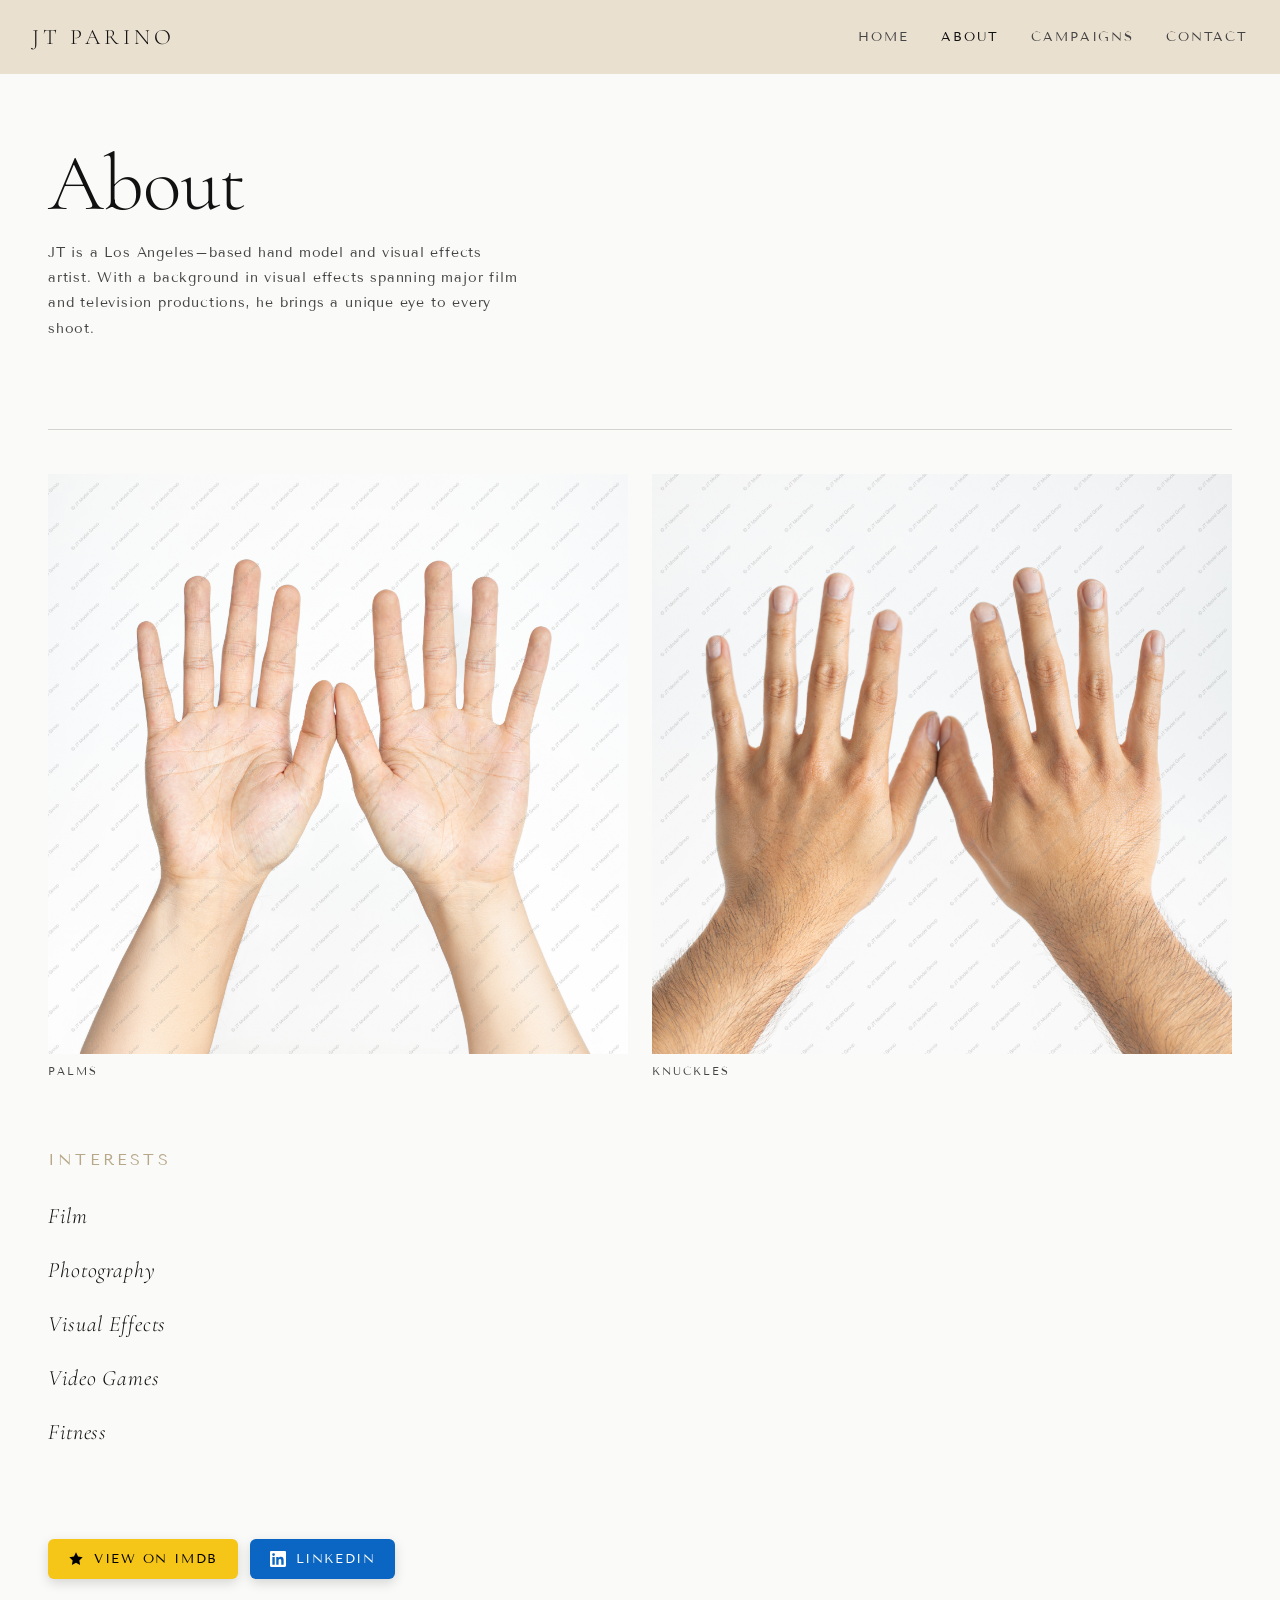
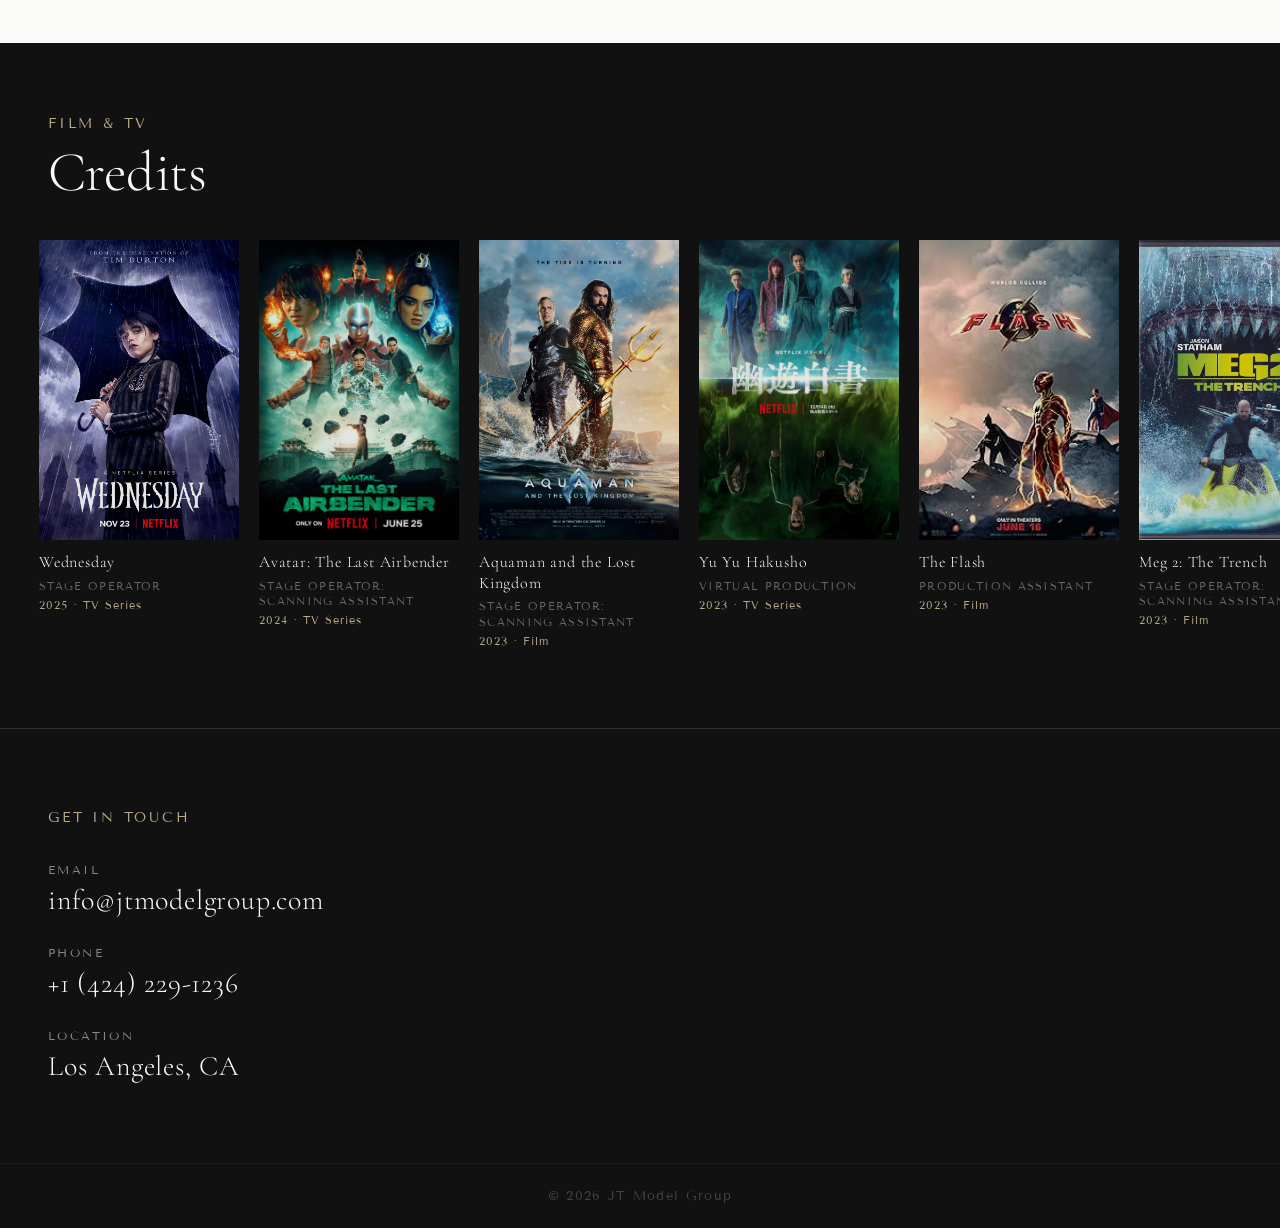
<file: about.html>
<!doctype html>
<html lang="en">
  <head>
    <meta charset="UTF-8" />
    <meta name="viewport" content="width=device-width, initial-scale=1.0" />
    <title>About — JT Parino</title>
    <link rel="icon" type="image/png" href="favicon.png" />
    <link
      href="https://fonts.googleapis.com/css2?family=Cormorant+Garamond:ital,wght@0,300;0,400;1,300&family=Tenor+Sans&display=swap"
      rel="stylesheet"
    />
    <link rel="stylesheet" href="styles.css" />
  </head>
  <body>
    <nav>
      <a href="index.html" class="logo">JT Parino</a>
      <div class="nav-links">
        <a href="index.html" class="nav-link">Home</a>
        <a href="about.html" class="nav-link active">About</a>
        <a href="campaigns.html" class="nav-link">campaigns</a>
        <a href="#contact" class="nav-link">Contact</a>
      </div>
      <button class="hamburger" id="hamburger" aria-label="Menu">
        <span></span><span></span><span></span>
      </button>
    </nav>

    <div class="mobile-menu" id="mobile-menu">
      <a href="index.html">Home</a>
      <a href="about.html">About</a>
      <a href="campaigns.html">campaigns</a>
      <a href="#contact">Contact</a>
    </div>

    <div class="page-content">
      <div class="page-header">
        <h1 class="page-title">About</h1>
        <p class="page-subtitle">
          JT is a Los Angeles–based hand model and visual effects artist. With a
          background in visual effects spanning major film and television
          productions, he brings a unique eye to every shoot.
        </p>
      </div>
      <div class="divider"></div>

      <div class="hands-grid">
        <div>
          <img
            src="photos/both_hands_front.jpg"
            alt="JT Parino — hands front"
          />
          <p class="hand-label">Palms</p>
        </div>
        <div>
          <img src="photos/both_hands_back.jpg" alt="JT Parino — hands back" />
          <p class="hand-label">Knuckles</p>
        </div>
      </div>

      <div class="interests-section">
        <p class="section-label interests-label">Interests</p>
        <div class="interests-list">
          <span class="interest-tag">Film</span>
          <span class="interest-tag">Photography</span>
          <span class="interest-tag">Visual Effects</span>
          <span class="interest-tag">Video Games</span>
          <span class="interest-tag">Fitness</span>
        </div>
      </div>
    </div>

    <div class="profile-links">
      <a class="imdb-btn" id="imdb-btn" href="#" target="_blank" rel="noopener">
        <svg class="btn-icon" viewBox="0 0 24 24" fill="currentColor" aria-hidden="true">
          <path d="M12 2l3.09 6.26L22 9.27l-5 4.87 1.18 6.88L12 17.77l-6.18 3.25L7 14.14 2 9.27l6.91-1.01L12 2z"/>
        </svg>
        <span>View on IMDb</span>
      </a>
      <a class="linkedin-btn" id="linkedin-btn" href="#" target="_blank" rel="noopener">
        <svg class="btn-icon" viewBox="0 0 24 24" fill="currentColor" aria-hidden="true">
          <path d="M20.45 20.45h-3.554v-5.569c0-1.328-.027-3.037-1.852-3.037-1.853 0-2.136 1.445-2.136 2.939v5.667H9.354V9h3.414v1.561h.046c.477-.9 1.637-1.85 3.37-1.85 3.601 0 4.267 2.37 4.267 5.455v6.284zM5.337 7.433a2.062 2.062 0 01-2.063-2.065 2.064 2.064 0 112.063 2.065zm1.782 13.019H3.555V9h3.564v11.452zM22.225 0H1.771C.792 0 0 .774 0 1.729v20.542C0 23.227.792 24 1.771 24h20.451C23.2 24 24 23.227 24 22.271V1.729C24 .774 23.2 0 22.222 0h.003z"/>
        </svg>
        <span>LinkedIn</span>
      </a>
    </div>

    <section class="credits-section" id="credits">
      <div class="credits-header">
        <p class="credits-label">Film & TV</p>
        <h2 class="credits-heading">Credits</h2>
      </div>
      <div class="credits-track-wrap" id="credits-wrap">
        <div class="credits-track" id="credits-track"></div>
      </div>
    </section>

    <div class="contact" id="contact">
      <div>
        <p class="contact-label">Get in Touch</p>
        <div class="contact-list">
          <div class="contact-row">
            <div class="contact-row-label">Email</div>
            <a href="mailto:info@jtmodelgroup.com" class="contact-row-value">info@jtmodelgroup.com</a>
          </div>
          <div class="contact-row">
            <div class="contact-row-label">Phone</div>
            <a href="tel:+14242291236" class="contact-row-value">+1 (424) 229-1236</a>
          </div>
          <div class="contact-row">
            <div class="contact-row-label">Location</div>
            <span class="contact-row-value">Los Angeles, CA</span>
          </div>
        </div>
      </div>
    </div>

    <footer>© 2026 JT Model Group</footer>

    <script>
      fetch("data.json")
        .then((r) => r.json())
        .then((data) => {
          document.getElementById("imdb-btn").href = data.imdb;
          document.getElementById("linkedin-btn").href = data.linkedin;
        });

      const CREDITS = [
        {
          title: "Wednesday",
          year: 2025,
          type: "TV Series",
          role: "Stage operator",
          img: "credits/wednesday.jpg",
        },
        {
          title: "Avatar: The Last Airbender",
          year: 2024,
          type: "TV Series",
          role: "Stage operator: scanning assistant",
          img: "credits/airbender.jpg",
        },
        {
          title: "Aquaman and the Lost Kingdom",
          year: 2023,
          type: "Film",
          role: "Stage operator: scanning assistant",
          img: "credits/aquaman.jpg",
        },
        {
          title: "Yu Yu Hakusho",
          year: 2023,
          type: "TV Series",
          role: "Virtual production",
          img: "credits/yuyuhakusho.jpg",
        },
        {
          title: "The Flash",
          year: 2023,
          type: "Film",
          role: "Production assistant",
          img: "credits/flash.jpg",
        },
        {
          title: "Meg 2: The Trench",
          year: 2023,
          type: "Film",
          role: "Stage operator: scanning assistant",
          img: "credits/meg2.jpg",
        },
        {
          title: "Black Adam",
          year: 2022,
          type: "Film",
          role: "Digital artist",
          img: "credits/blackadam.jpg",
        },
        {
          title: "The Gray Man",
          year: 2022,
          type: "Film",
          role: "Production assistant",
          img: "credits/grayman.jpg",
        },
      ];

      function buildCard(credit) {
        const card = document.createElement("div");
        card.className = "credit-card";
        card.innerHTML = `
        <img class="credit-poster" src="${credit.img}" alt="${credit.title}" draggable="false">
        <div class="credit-info">
          <div class="credit-title">${credit.title}</div>
          <div class="credit-role">${credit.role}</div>
          <div class="credit-meta">${credit.year} · ${credit.type}</div>
        </div>
      `;
        return card;
      }

      const track = document.getElementById("credits-track");
      const wrap = document.getElementById("credits-wrap");

      CREDITS.forEach((c) => track.appendChild(buildCard(c)));
      CREDITS.forEach((c) => track.appendChild(buildCard(c)));

      let pos = 0;
      let paused = false;
      const SPEED = 0.6;

      function getSetWidth() {
        const cards = track.querySelectorAll(".credit-card");
        const half = cards.length / 2;
        const gap = parseInt(getComputedStyle(track).gap) || 16;
        return cards[0].offsetWidth * half + gap * (half - 1) + gap;
      }

      function animate() {
        if (!paused) {
          pos += SPEED;
          const setWidth = getSetWidth();
          if (pos >= setWidth) pos -= setWidth;
          track.style.transform = `translateX(-${pos}px)`;
        }
        requestAnimationFrame(animate);
      }

      wrap.addEventListener("mouseenter", () => { paused = true; });
      wrap.addEventListener("mouseleave", () => { paused = false; });

      let touchStartX = 0;
      let touchStartY = 0;
      let touchStartPos = 0;
      let isTouching = false;
      let swipeLocked = false;

      wrap.addEventListener("touchstart", (e) => {
        isTouching = true;
        swipeLocked = false;
        paused = true;
        touchStartX = e.touches[0].clientX;
        touchStartY = e.touches[0].clientY;
        touchStartPos = pos;
      }, { passive: true });

      wrap.addEventListener("touchmove", (e) => {
        if (!isTouching) return;
        const dx = Math.abs(e.touches[0].clientX - touchStartX);
        const dy = Math.abs(e.touches[0].clientY - touchStartY);
        if (!swipeLocked && dx > dy && dx > 8) swipeLocked = true;
        if (swipeLocked) {
          e.preventDefault();
          const delta = touchStartX - e.touches[0].clientX;
          const setWidth = getSetWidth();
          pos = ((touchStartPos + delta) % setWidth + setWidth) % setWidth;
          track.style.transform = `translateX(-${pos}px)`;
        }
      }, { passive: false });

      wrap.addEventListener("touchend", () => {
        isTouching = false;
        paused = false;
      });

      requestAnimationFrame(animate);

      // Hamburger
      const hamburger = document.getElementById("hamburger");
      const mobileMenu = document.getElementById("mobile-menu");

      function closeMenu() {
        hamburger.classList.remove("open");
        mobileMenu.classList.remove("open");
      }

      hamburger.addEventListener("click", (e) => {
        e.stopPropagation();
        hamburger.classList.toggle("open");
        mobileMenu.classList.toggle("open");
      });

      document.addEventListener("click", (e) => {
        if (!mobileMenu.contains(e.target) && !hamburger.contains(e.target)) {
          closeMenu();
        }
      });

      document.querySelectorAll(".mobile-menu a").forEach((a) => {
        a.addEventListener("click", closeMenu);
      });
    </script>
  </body>
</html>
</file>
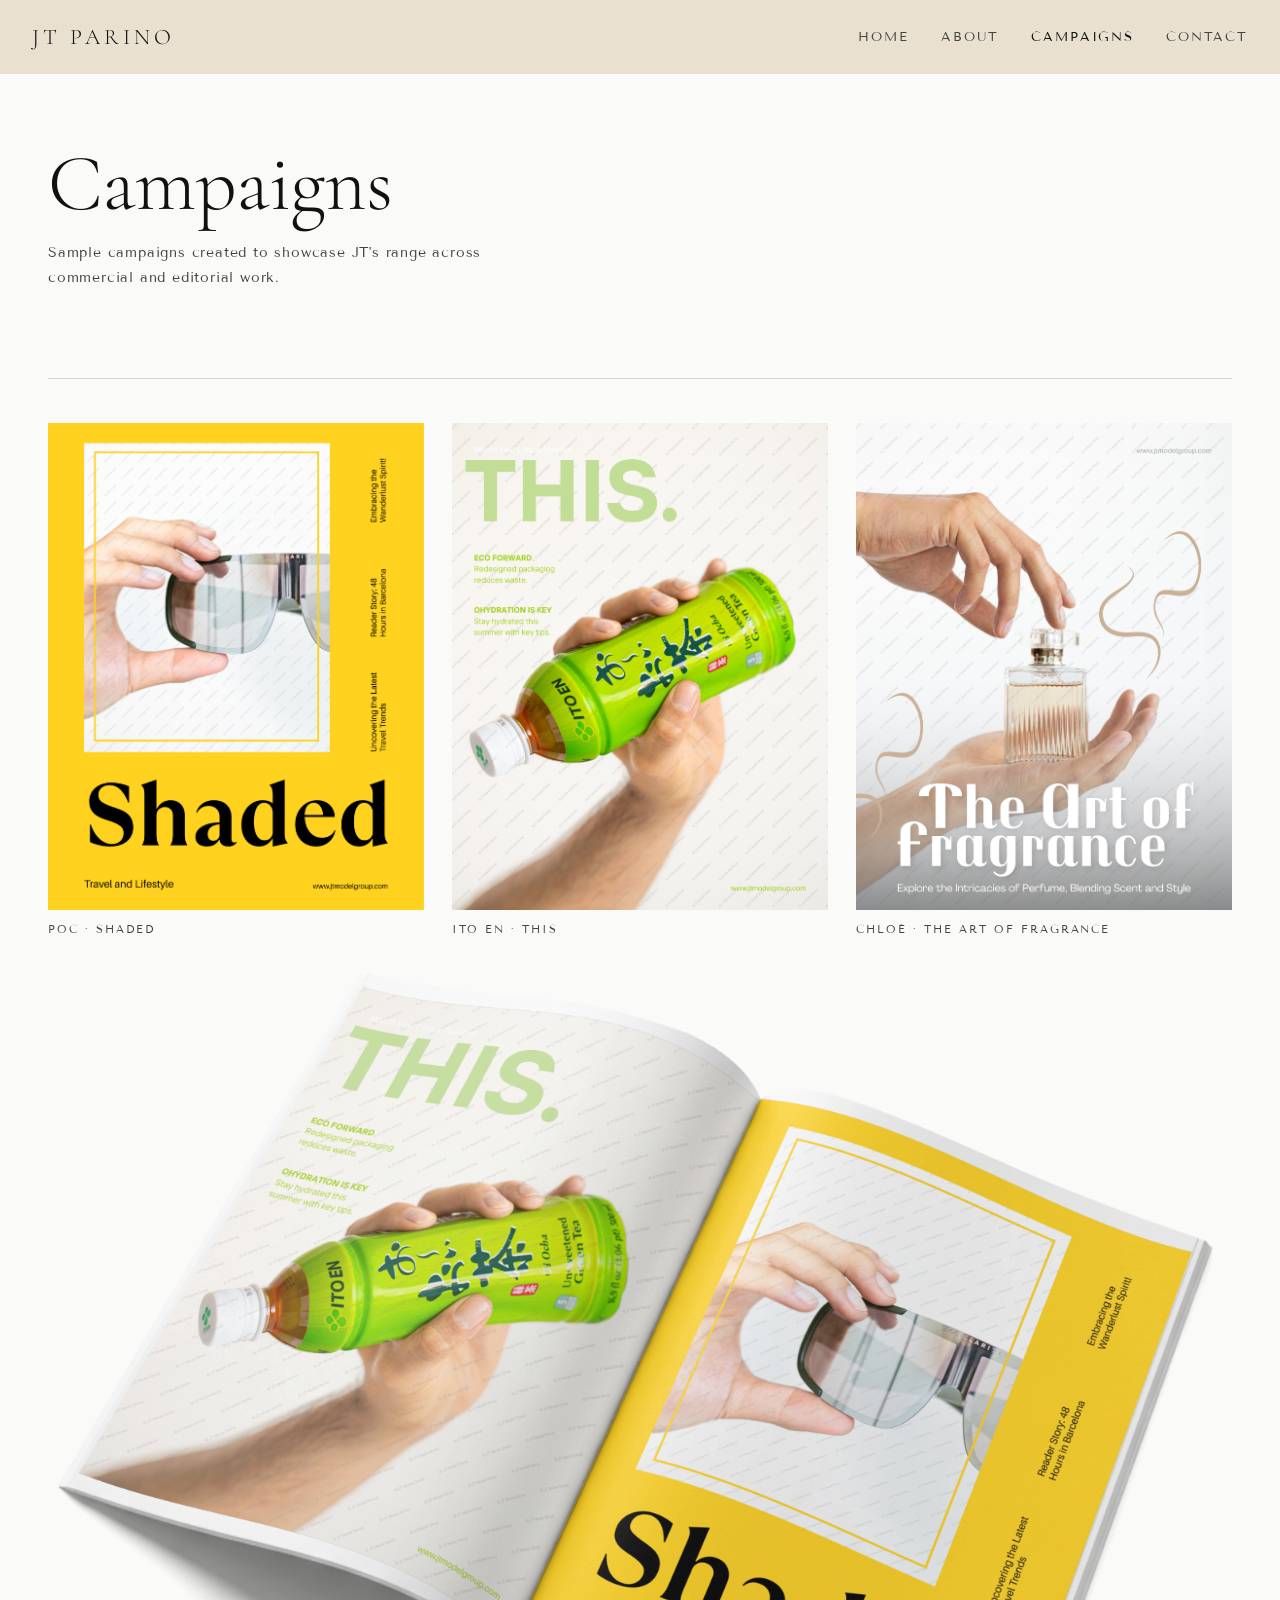
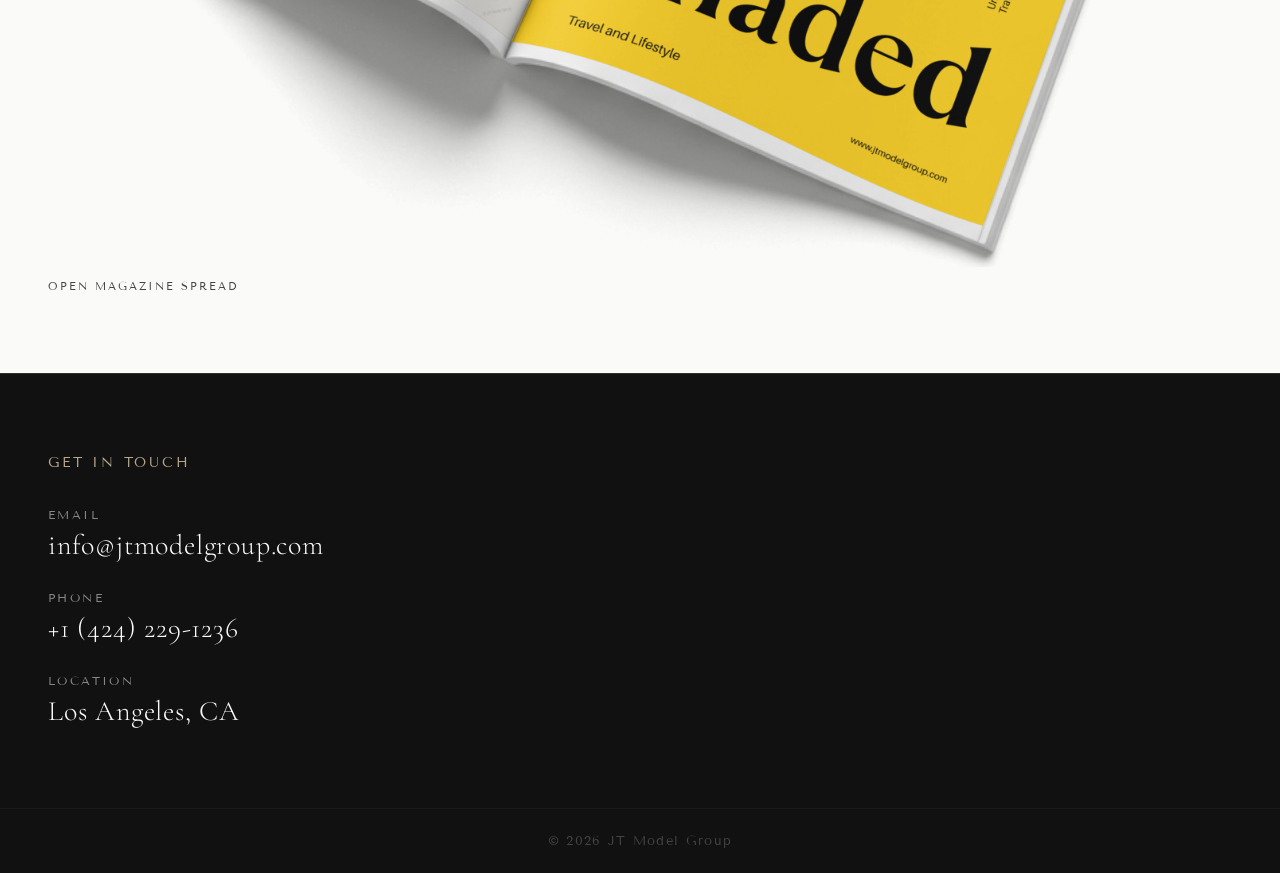
<file: campaigns.html>
<!doctype html>
<html lang="en">
  <head>
    <meta charset="UTF-8" />
    <meta name="viewport" content="width=device-width, initial-scale=1.0" />
    <title>campaigns — JT Parino</title>
    <link rel="icon" type="image/png" href="favicon.png" />
    <link
      href="https://fonts.googleapis.com/css2?family=Cormorant+Garamond:ital,wght@0,300;0,400;1,300&family=Tenor+Sans&display=swap"
      rel="stylesheet"
    />
    <link rel="stylesheet" href="styles.css" />
  </head>
  <body>
    <nav>
      <a href="index.html" class="logo">JT Parino</a>
      <div class="nav-links">
        <a href="index.html" class="nav-link">Home</a>
        <a href="about.html" class="nav-link">About</a>
        <a href="campaigns.html" class="nav-link active">campaigns</a>
        <a href="#contact" class="nav-link">Contact</a>
      </div>
      <button class="hamburger" id="hamburger" aria-label="Menu">
        <span></span><span></span><span></span>
      </button>
    </nav>

    <div class="mobile-menu" id="mobile-menu">
      <a href="index.html">Home</a>
      <a href="about.html">About</a>
      <a href="campaigns.html">campaigns</a>
      <a href="#contact">Contact</a>
    </div>

    <div class="page-content">
      <div class="page-header">
        <h1 class="page-title">Campaigns</h1>
        <p class="page-subtitle">
          Sample campaigns created to showcase JT's range across commercial and
          editorial work.
        </p>
      </div>
      <div class="divider"></div>

      <div class="ad-grid">
        <div class="ad-item">
          <img src="photos/ad_glasses.png" alt="Shaded — POC Clarity" />
          <p class="ad-item-label">POC · Shaded</p>
        </div>
        <div class="ad-item">
          <img src="photos/ad_tea.png" alt="THIS. Magazine — Ito En" />
          <p class="ad-item-label">Ito En · THIS</p>
        </div>
        <div class="ad-item">
          <img src="photos/ad_perfume.png" alt="The Art of Fragrance — Chloé" />
          <p class="ad-item-label">Chloé · The Art of Fragrance</p>
        </div>
      </div>

      <div class="ad-magazine">
        <img src="photos/ad_magazine.png" alt="THIS. Magazine open spread" />
        <p class="ad-item-label">Open Magazine Spread</p>
      </div>
    </div>

    <div class="contact" id="contact">
      <div>
        <p class="contact-label">Get in Touch</p>
        <div class="contact-list">
          <div class="contact-row">
            <div class="contact-row-label">Email</div>
            <a href="mailto:info@jtmodelgroup.com" class="contact-row-value">info@jtmodelgroup.com</a>
          </div>
          <div class="contact-row">
            <div class="contact-row-label">Phone</div>
            <a href="tel:+14242291236" class="contact-row-value">+1 (424) 229-1236</a>
          </div>
          <div class="contact-row">
            <div class="contact-row-label">Location</div>
            <span class="contact-row-value">Los Angeles, CA</span>
          </div>
        </div>
      </div>
    </div>

    <footer>© 2026 JT Model Group</footer>

    <script>
      const hamburger = document.getElementById("hamburger");
      const mobileMenu = document.getElementById("mobile-menu");

      function closeMenu() {
        hamburger.classList.remove("open");
        mobileMenu.classList.remove("open");
      }

      hamburger.addEventListener("click", (e) => {
        e.stopPropagation();
        hamburger.classList.toggle("open");
        mobileMenu.classList.toggle("open");
      });

      document.addEventListener("click", (e) => {
        if (!mobileMenu.contains(e.target) && !hamburger.contains(e.target)) {
          closeMenu();
        }
      });

      document.querySelectorAll(".mobile-menu a").forEach((a) => {
        a.addEventListener("click", closeMenu);
      });
    </script>
  </body>
</html>
</file>
<file: styles.css>
/* RESET */
html,
body {
  margin: 0;
  padding: 0;
  width: 100%;
  overflow-x: clip;
}
html {
  scroll-behavior: smooth;
  background: #111;
}
*,
*::before,
*::after {
  box-sizing: border-box;
  margin: 0;
  padding: 0;
}

:root {
  --black: #111;
  --white: #fafaf8;
  --gray: #444;
  --light: #f0f0ec;
  --divider: #d4d4ce;
  --accent: #b8a88a;
}

body {
  background: var(--white);
  color: var(--black);
  font-family: "Tenor Sans", sans-serif;
  font-size: 16px;
  letter-spacing: 0.05em;
  -webkit-font-smoothing: antialiased;
  min-width: 0;
}

/* NAV */
@keyframes nav-fade {
  from {
    opacity: 0;
    transform: translateY(-6px);
  }
  to {
    opacity: 1;
    transform: translateY(0);
  }
}

nav {
  position: fixed;
  top: 0;
  left: 0;
  right: 0;
  z-index: 100;
  display: flex;
  justify-content: space-between;
  align-items: center;
  padding: 24px 32px;
  background: rgba(232, 220, 202, 0.88);
  backdrop-filter: blur(14px);
  animation: nav-fade 0.5s ease forwards;
}

.logo {
  font-family: "Cormorant Garamond", serif;
  font-size: 22px;
  font-weight: 300;
  letter-spacing: 0.18em;
  text-transform: uppercase;
  color: var(--black);
  text-decoration: none;
}

.nav-links {
  display: flex;
  gap: 32px;
  align-items: center;
}

.nav-link {
  font-size: 13px;
  letter-spacing: 0.15em;
  text-transform: uppercase;
  color: var(--gray);
  text-decoration: none;
  transition: color 0.2s;
}
.nav-link:hover {
  color: var(--black);
}
.nav-link.active {
  color: var(--black);
}

.hamburger {
  display: none;
  flex-direction: column;
  gap: 5px;
  background: none;
  border: none;
  cursor: pointer;
  padding: 4px;
}
.hamburger span {
  display: block;
  width: 24px;
  height: 1.5px;
  background: var(--black);
  transition:
    transform 0.3s,
    opacity 0.3s;
}
.hamburger.open span:nth-child(1) {
  transform: translateY(6.5px) rotate(45deg);
}
.hamburger.open span:nth-child(2) {
  opacity: 0;
}
.hamburger.open span:nth-child(3) {
  transform: translateY(-6.5px) rotate(-45deg);
}

.mobile-menu {
  display: none;
  position: fixed;
  top: 72px;
  left: 0;
  right: 0;
  z-index: 99;
  background: rgba(232, 220, 202, 0.97);
  backdrop-filter: blur(14px);
  padding: 0 32px;
  max-height: 0;
  overflow: hidden;
  transition:
    max-height 0.35s ease,
    padding 0.35s ease;
}
.mobile-menu.open {
  max-height: 160px;
  padding: 24px 32px;
}
.mobile-menu a {
  font-size: 15px;
  letter-spacing: 0.15em;
  text-transform: uppercase;
  color: var(--black);
  text-decoration: none;
  display: block;
  margin-bottom: 16px;
}
.mobile-menu a:last-child {
  margin-bottom: 0;
}
.mobile-menu a:hover {
  color: var(--accent);
}

@media (max-width: 767px) {
  .nav-links {
    display: none;
  }
  .hamburger {
    display: flex;
  }
  .mobile-menu {
    display: block;
  }
}

/* HERO */
.hero {
  padding-top: 72px;
  position: relative;
}

.hero-wrap {
  position: relative;
  overflow: hidden;
}

.hero-img {
  width: 100%;
  aspect-ratio: 3/4;
  object-fit: cover;
  display: block;
}

.hero-overlay {
  position: absolute;
  inset: 0;
  background: linear-gradient(
    to bottom,
    rgba(0, 0, 0, 0.08) 0%,
    rgba(0, 0, 0, 0) 35%,
    rgba(0, 0, 0, 0.55) 80%,
    rgba(0, 0, 0, 0.75) 100%
  );
}

.hero-caption {
  position: absolute;
  bottom: 0;
  left: 0;
  right: 0;
  padding: 32px;
  display: flex;
  justify-content: space-between;
  align-items: flex-end;
}

.hero-name {
  font-family: "Cormorant Garamond", serif;
  font-size: 72px;
  font-weight: 300;
  letter-spacing: -0.01em;
  color: var(--white);
  line-height: 1;
}

.hero-meta {
  display: flex;
  flex-direction: column;
  align-items: flex-end;
  gap: 8px;
}

.hero-type {
  font-size: 14px;
  letter-spacing: 0.18em;
  text-transform: uppercase;
  color: rgba(255, 255, 255, 0.88);
}

.hero-location {
  font-size: 14px;
  letter-spacing: 0.12em;
  text-transform: uppercase;
  color: #d4b98a;
}

/* HERO LEFT PANEL */
.hero-left {
  display: none;
}

/* DIVIDER */
.divider {
  width: calc(100% - 64px);
  height: 1px;
  background: var(--divider);
  margin: 36px 32px;
}

/* ABOUT */
.about {
  padding: 0 32px 48px;
}
.about p {
  font-size: 17px;
  line-height: 1.9;
  color: var(--gray);
}

/* SLIDER */
.photos {
  padding: 0 0 56px;
  overflow: hidden;
}

.photos-header {
  display: flex;
  justify-content: space-between;
  align-items: center;
  padding: 0 32px 20px;
}

.section-label {
  font-size: 16px;
  letter-spacing: 0.2em;
  text-transform: uppercase;
  color: var(--accent);
}

.slider-controls {
  display: flex;
  align-items: center;
  gap: 16px;
}

.slider-btn {
  background: none;
  border: 1px solid var(--light);
  color: var(--black);
  width: 44px;
  height: 44px;
  cursor: pointer;
  font-size: 22px;
  display: flex;
  align-items: center;
  justify-content: center;
  transition:
    border-color 0.2s,
    color 0.2s;
  line-height: 1;
}
.slider-btn:hover {
  border-color: var(--accent);
  color: var(--accent);
}
.slider-btn:disabled {
  opacity: 0.25;
  cursor: default;
  pointer-events: none;
}

.slider-viewport {
  overflow: hidden;
  width: 100%;
  height: 60vh;
  max-height: 520px;
}

.slider-track {
  display: flex;
  gap: 12px;
  height: 100%;
  transition: transform 0.5s cubic-bezier(0.25, 0.46, 0.45, 0.94);
  will-change: transform;
}

.slide {
  flex: 0 0 auto;
  width: 100%;
  height: 100%;
  object-fit: cover;
  display: block;
  -webkit-mask-image: linear-gradient(to bottom, black 93%, transparent 100%);
  mask-image: linear-gradient(to bottom, black 93%, transparent 100%);
}

.slider-dots {
  display: flex;
  justify-content: center;
  gap: 8px;
  padding-top: 20px;
}

.dot {
  width: 5px;
  height: 5px;
  border-radius: 50%;
  background: #bbb;
  border: none;
  cursor: pointer;
  padding: 0;
  transition:
    background 0.2s,
    transform 0.2s;
}
.dot.active {
  background: var(--accent);
  transform: scale(1.4);
}

/* CONTACT */
.contact {
  background: var(--black);
  color: var(--white);
  padding: 56px 32px 64px;
  border-top: 1px solid #2e2e2e;
}

.contact-label {
  font-size: 14px;
  letter-spacing: 0.2em;
  text-transform: uppercase;
  color: var(--accent);
  margin-bottom: 36px;
}

.contact-list {
  display: flex;
  flex-direction: column;
  gap: 28px;
}

.contact-row-label {
  font-size: 12px;
  letter-spacing: 0.2em;
  text-transform: uppercase;
  color: #888;
  margin-bottom: 6px;
}

.contact-row-value {
  font-family: "Cormorant Garamond", serif;
  font-size: 28px;
  font-weight: 300;
  color: var(--white);
  text-decoration: none;
  display: block;
  overflow-wrap: break-word;
  word-break: break-word;
}
a.contact-row-value:hover {
  color: var(--accent);
}

.page-content {
  padding-top: 72px;
  min-height: calc(100vh - 72px);
}

.page-header {
  padding: 56px 32px 36px;
}

.page-label {
  font-size: 14px;
  letter-spacing: 0.2em;
  text-transform: uppercase;
  color: var(--accent);
  margin-bottom: 16px;
}

.page-title {
  font-family: "Cormorant Garamond", serif;
  font-size: clamp(48px, 8vw, 80px);
  font-weight: 300;
  letter-spacing: -0.01em;
  color: var(--black);
  line-height: 1;
}

/* FOOTER */
footer {
  background: var(--black);
  border-top: 1px solid #1a1a1a;
  padding: 20px 32px;
  font-size: 13px;
  letter-spacing: 0.1em;
  color: #444;
  text-align: center;
}

/* PROFILE LINK BUTTONS */
.profile-links {
  display: flex;
  flex-wrap: wrap;
  justify-content: center;
  gap: 12px;
  padding: 0 32px 56px;
}

.imdb-btn,
.linkedin-btn {
  display: inline-flex;
  align-items: center;
  gap: 10px;
  text-decoration: none;
  padding: 12px 20px;
  font-size: 13px;
  letter-spacing: 0.12em;
  text-transform: uppercase;
  font-family: "Tenor Sans", sans-serif;
  border-radius: 6px;
  box-shadow: 0 4px 12px rgba(0, 0, 0, 0.15);
  transition: opacity 0.2s;
}

.imdb-btn:hover,
.linkedin-btn:hover {
  opacity: 0.85;
}

.imdb-btn {
  background: #f5c518;
  color: #000;
}

.linkedin-btn {
  background: #0a66c2;
  color: #fff;
}

.btn-icon {
  width: 16px;
  height: 16px;
  flex-shrink: 0;
}

@media (min-width: 768px) {
  .profile-links {
    padding: 0 48px 64px;
    justify-content: flex-start;
  }
}

/* CREDITS CAROUSEL */
.credits-section {
  background: var(--black);
  padding: 56px 0 64px;
  overflow: hidden;
}

.credits-header {
  padding: 0 32px 32px;
}

.credits-label {
  font-size: 14px;
  letter-spacing: 0.2em;
  text-transform: uppercase;
  color: var(--accent);
  margin-bottom: 12px;
}

.credits-heading {
  font-family: "Cormorant Garamond", serif;
  font-size: clamp(36px, 6vw, 56px);
  font-weight: 300;
  letter-spacing: -0.01em;
  color: var(--white);
  line-height: 1;
}

.credits-track-wrap {
  overflow: hidden;
  cursor: grab;
}
.credits-track-wrap:active {
  cursor: grabbing;
}

.credits-track {
  display: flex;
  gap: 16px;
  width: max-content;
  padding: 0 32px;
  user-select: none;
}

.credit-card {
  flex: 0 0 auto;
  width: 160px;
}

.credit-poster {
  width: 100%;
  aspect-ratio: 2/3;
  object-fit: cover;
  display: block;
  filter: brightness(0.9);
  transition:
    filter 0.3s,
    transform 0.3s;
}
.credit-card:hover .credit-poster {
  filter: brightness(1);
  transform: scale(1.02);
}

.credit-info {
  padding: 12px 0 0;
}

.credit-title {
  font-family: "Cormorant Garamond", serif;
  font-size: 16px;
  font-weight: 300;
  color: var(--white);
  line-height: 1.3;
  margin-bottom: 6px;
}

.credit-role {
  font-size: 11px;
  letter-spacing: 0.12em;
  text-transform: uppercase;
  color: #666;
  line-height: 1.4;
}

.credit-meta {
  font-size: 11px;
  letter-spacing: 0.1em;
  color: var(--accent);
  margin-top: 4px;
}

@media (min-width: 768px) {
  .credits-section {
    padding: 72px 0 80px;
  }
  .credits-header {
    padding: 0 48px 40px;
  }
  .credit-card {
    width: 200px;
  }
  .credits-track {
    gap: 20px;
    padding: 0 48px;
  }
}

/* ABOUT PAGE */
.about-intro {
  padding: 0 32px 48px;
}

.about-intro p {
  font-size: 17px;
  line-height: 1.9;
  color: var(--gray);
  max-width: 600px;
}

.hands-grid {
  display: grid;
  grid-template-columns: 1fr;
  gap: 16px;
  padding: 0 32px 56px;
}

.hands-grid img {
  width: 100%;
  aspect-ratio: 1/1;
  object-fit: cover;
  display: block;
}

.hands-grid .hand-label {
  font-size: 11px;
  letter-spacing: 0.18em;
  text-transform: uppercase;
  color: var(--gray);
  padding-top: 10px;
}

.interests-section {
  padding: 0 32px 64px;
}

.interests-label {
  margin-bottom: 20px;
}

.interests-list {
  display: flex;
  flex-direction: column;
  gap: 0;
}

.interest-tag {
  font-family: "Cormorant Garamond", serif;
  font-size: 22px;
  font-weight: 300;
  font-style: italic;
  letter-spacing: 0.04em;
  color: var(--dark);
  padding: 14px 0;
}

@media (min-width: 768px) {
  .about-intro {
    padding: 0 48px 64px;
  }
  .hands-grid {
    grid-template-columns: 1fr 1fr;
    gap: 24px;
    padding: 0 48px 72px;
  }
  .interests-section {
    padding: 0 48px 80px;
  }
}

/* AD GRID (campaigns.html) */
.page-subtitle {
  font-size: 14px;
  line-height: 1.8;
  color: var(--gray);
  margin-top: 16px;
  max-width: 480px;
}

.ad-grid {
  display: grid;
  grid-template-columns: 1fr;
  gap: 48px;
  padding: 0 32px 48px;
}

.ad-item img {
  width: 100%;
  display: block;
}

.ad-item-label {
  font-size: 11px;
  letter-spacing: 0.18em;
  text-transform: uppercase;
  color: var(--gray);
  padding-top: 12px;
}

.ad-magazine {
  padding: 0 32px 72px;
}

.ad-magazine img {
  width: 100%;
  display: block;
}

.ad-magazine .ad-item-label {
  padding-top: 12px;
}

@media (min-width: 768px) {
  .ad-grid {
    grid-template-columns: repeat(3, 1fr);
    gap: 28px;
    padding: 0 48px 28px;
  }
  .ad-magazine {
    padding: 0 48px 80px;
  }
}

/* DESKTOP */
@media (min-width: 768px) {
  .hero {
    display: flex;
    justify-content: flex-end;
    background: var(--white);
  }
  .hero-wrap {
    width: fit-content;
  }
  .hero-img {
    aspect-ratio: auto;
    width: auto;
    height: calc(100vh - 72px);
    object-fit: cover;
  }
  .hero-caption {
    display: none;
  }
  .hero-overlay {
    display: none;
  }
  .hero-left {
    display: flex;
    flex-direction: column;
    justify-content: center;
    flex: 1;
    padding: 64px 56px;
    min-width: 0;
  }
  .hero-left .hero-name {
    color: var(--black);
    font-size: 100px;
    margin-bottom: 20px;
  }
  .hero-left .hero-meta {
    margin-bottom: 40px;
  }
  .hero-left .hero-type {
    color: var(--gray);
  }
  .hero-left .hero-location {
    color: var(--accent);
  }
  .hero-bio {
    font-size: 15px;
    line-height: 1.9;
    color: var(--gray);
    max-width: 380px;
  }
  .divider {
    width: calc(100% - 96px);
    margin: 44px 48px;
  }
  .about {
    display: none;
  }
  .photos {
    padding: 0 0 72px;
  }
  .photos-header {
    padding: 0 48px 20px;
  }
  .contact {
    padding: 80px 48px;
    display: grid;
    grid-template-columns: 1fr 1fr;
    gap: 80px;
  }
  .page-header {
    padding: 72px 48px 44px;
  }
  footer {
    padding: 24px 48px;
  }
}
</file>
